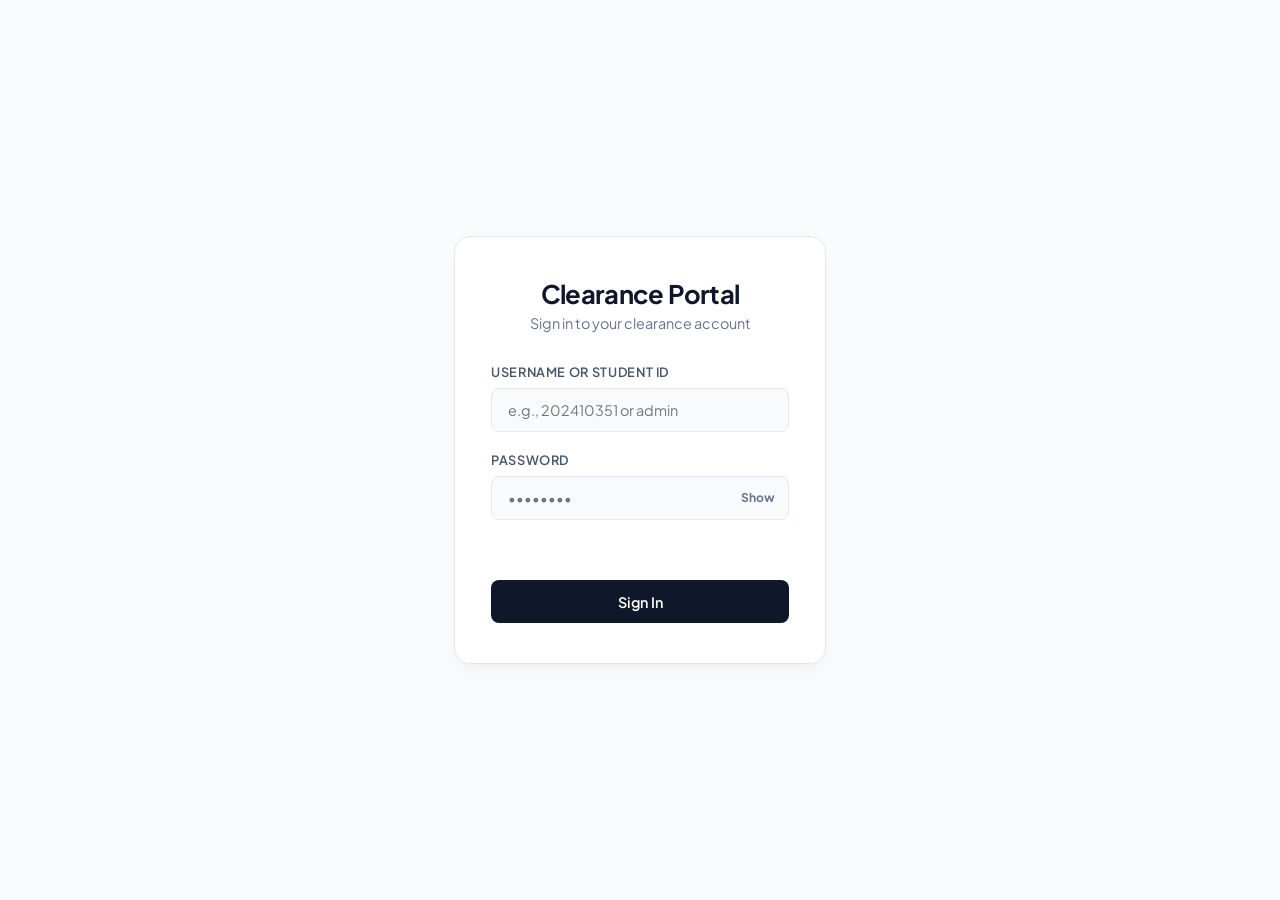
<file: index.html>
<!DOCTYPE html>
<html lang="en">
<head>
  <meta charset="UTF-8">
  <meta name="viewport" content="width=device-width, initial-scale=1.0">
  <title>Login - Academic Clearance Portal</title>
  <link rel="stylesheet" href="login.css">
</head>
<body>

  <div class="login-wrapper">
    <div class="login-card">
      <header class="login-header">
        <h1>Clearance Portal</h1>
        <p>Sign in to your clearance account</p>
      </header>

      <form id="loginForm">
        <div class="form-group">
          <label for="username">Username or Student ID</label>
          <input type="text" id="username" autocomplete="username" placeholder="e.g., 202410351 or admin" required>
        </div>

        <div class="form-group">
          <label for="password">Password</label>
          <div class="password-wrapper">
            <input type="password" id="password" autocomplete="current-password" placeholder="••••••••" required>
            <button type="button" id="togglePassword" class="btn-toggle-password">Show</button>
          </div>
        </div>

        <div id="errorMessage" class="error-message"></div>

        <button type="submit" class="btn-submit">Sign In</button>
      </form>
    </div>
  </div>

  <script src="login.js"></script>
</body>
</html>
</file>
<file: login.css>
@import url('https://fonts.googleapis.com/css2?family=Plus+Jakarta+Sans:wght@400;500;600;700&display=swap');

* {
  box-sizing: border-box;
  margin: 0;
  padding: 0;
}

body {
  font-family: 'Plus Jakarta Sans', system-ui, -apple-system, sans-serif;
  background-color: #f8fafc;
  color: #0f172a;
  display: flex;
  align-items: center;
  justify-content: center;
  min-height: 100vh;
}

.login-wrapper {
  width: 100%;
  max-width: 420px;
  padding: 1.5rem;
}

.login-card {
  background-color: #ffffff;
  border: 1px solid #e2e8f0;
  border-radius: 16px;
  padding: 2.5rem 2.25rem;
  box-shadow: 0 10px 15px -3px rgba(15, 23, 42, 0.03), 0 4px 6px -4px rgba(15, 23, 42, 0.03);
}

.login-header {
  text-align: center;
  margin-bottom: 2rem;
}

.login-header h1 {
  font-size: 1.6rem;
  font-weight: 700;
  color: #0f172a;
  letter-spacing: -0.025em;
  margin-bottom: 0.25rem;
}

.login-header p {
  color: #64748b;
  font-size: 0.9rem;
}

.form-group {
  margin-bottom: 1.25rem;
}

.form-group label {
  display: block;
  font-size: 0.8rem;
  font-weight: 600;
  text-transform: uppercase;
  letter-spacing: 0.05em;
  color: #475569;
  margin-bottom: 0.5rem;
}

.form-group input {
  width: 100%;
  padding: 0.75rem 1rem;
  font-family: inherit;
  font-size: 0.9rem;
  border: 1px solid #e2e8f0;
  border-radius: 8px;
  color: #0f172a;
  background-color: #f8fafc;
  transition: all 0.2s ease;
}

.form-group input:focus {
  outline: none;
  border-color: #0f172a;
  background-color: #ffffff;
  box-shadow: 0 0 0 3px rgba(15, 23, 42, 0.08);
}

.error-message {
  color: #ef4444;
  font-size: 0.85rem;
  font-weight: 500;
  margin-bottom: 1.25rem;
  min-height: 1.25rem;
  transition: opacity 0.15s ease;
}

.btn-submit {
  width: 100%;
  padding: 0.8rem 1.5rem;
  font-family: inherit;
  font-size: 0.9rem;
  font-weight: 600;
  color: #ffffff;
  background-color: #0f172a;
  border: none;
  border-radius: 8px;
  cursor: pointer;
  transition: all 0.2s ease;
}

.btn-submit:hover {
  background-color: #334155;
  transform: translateY(-1px);
}

.btn-submit:active {
  transform: translateY(0);
}

.password-wrapper {
  position: relative;
  display: flex;
  align-items: center;
  width: 100%;
}

.password-wrapper input {
  padding-right: 3rem;
}

.btn-toggle-password {
  position: absolute;
  right: 0.85rem;
  background: none;
  border: none;
  font-family: inherit;
  font-size: 0.75rem;
  font-weight: 700;
  color: #64748b;
  cursor: pointer;
  transition: color 0.2s ease;
  user-select: none;
}

.btn-toggle-password:hover {
  color: #0f172a;
}
</file>
<file: admin.css>
@import url('https://fonts.googleapis.com/css2?family=Plus+Jakarta+Sans:wght@400;500;600;700&display=swap');

:root {
  --primary-color: #0f172a; 
  --primary-hover: #334155;
  --bg-color: #f8fafc;
  --card-bg: #ffffff;
  --text-main: #0f172a;
  --text-muted: #64748b;
  --border-color: #f1f5f9;
  
  
  --success-bg: #f0fdf4;
  --success-text: #166534;
  --warning-bg: #fffbeb;
  --warning-text: #92400e;
  
  
  --shadow-sm: 0 1px 2px 0 rgba(0, 0, 0, 0.03);
  --shadow-md: 0 4px 6px -1px rgba(0, 0, 0, 0.05), 0 2px 4px -2px rgba(0, 0, 0, 0.05);
  --radius-sm: 6px;
  --radius-md: 8px;
  --radius-lg: 12px;
  --transition-fast: all 0.2s cubic-bezier(0.4, 0, 0.2, 1);
}

* {
  box-sizing: border-box;
  margin: 0;
  padding: 0;
}

body {
  font-family: 'Plus Jakarta Sans', system-ui, -apple-system, sans-serif;
  background-color: var(--bg-color);
  color: var(--text-main);
  line-height: 1.45;
  -webkit-font-smoothing: antialiased;
}


.navbar {
  background-color: var(--card-bg);
  border-bottom: 1px solid var(--border-color);
  display: flex;
  justify-content: space-between;
  align-items: center;
  padding: 0.9rem 1.5rem;
  position: sticky;
  top: 0;
  z-index: 100;
  box-shadow: var(--shadow-sm);
}

.nav-brand {
  font-size: 1.1rem;
  font-weight: 700;
  color: var(--primary-color);
  letter-spacing: -0.01em;
}


.profile-area {
  position: relative;
}

.profile-trigger {
  background: none;
  border: 1px solid var(--border-color);
  padding: 0.4rem 0.85rem;
  border-radius: var(--radius-sm);
  font-family: inherit;
  font-size: 0.85rem;
  font-weight: 500;
  color: var(--text-main);
  cursor: pointer;
  display: flex;
  align-items: center;
  gap: 0.4rem;
  transition: var(--transition-fast);
}

.profile-trigger:hover {
  background-color: #f8fafc;
  border-color: #cbd5e1;
}

.profile-trigger::after {
  content: '';
  display: inline-block;
  width: 5px;
  height: 5px;
  border-right: 1.5px solid var(--text-muted);
  border-bottom: 1.5px solid var(--text-muted);
  transform: rotate(45deg);
  transition: var(--transition-fast);
  margin-left: 0.35rem;
}

.profile-trigger.active::after {
  transform: rotate(-135deg);
}

.dropdown-menu {
  position: absolute;
  right: 0;
  top: calc(100% + 0.35rem);
  background-color: var(--card-bg);
  border: 1px solid var(--border-color);
  border-radius: var(--radius-md);
  box-shadow: var(--shadow-md);
  min-width: 160px;
  opacity: 0;
  visibility: hidden;
  transform: translateY(-5px);
  transition: var(--transition-fast);
}

.dropdown-menu.show {
  opacity: 1;
  visibility: visible;
  transform: translateY(0);
}

.dropdown-item {
  display: block;
  width: 100%;
  padding: 0.6rem 1rem;
  text-align: left;
  background: none;
  border: none;
  font-family: inherit;
  font-size: 0.85rem;
  color: var(--text-main);
  text-decoration: none;
  cursor: pointer;
  transition: var(--transition-fast);
}

.dropdown-item:first-child {
  border-top-left-radius: var(--radius-md);
  border-top-right-radius: var(--radius-md);
}

.dropdown-item:last-child {
  border-bottom-left-radius: var(--radius-md);
  border-bottom-right-radius: var(--radius-md);
  border-top: 1px solid var(--border-color);
}

.dropdown-item:hover {
  background-color: #f8fafc;
}

.dropdown-item.danger-text {
  color: #dc2626;
}

.dropdown-item.danger-text:hover {
  background-color: #fef2f2;
}


.dashboard-container {
  max-width: 1000px;
  margin: 1.5rem auto;
  padding: 0 1rem;
}

.dashboard-header {
  margin-bottom: 1.5rem;
}

.dashboard-header h1 {
  font-size: 1.5rem;
  font-weight: 700;
  letter-spacing: -0.02em;
  color: var(--primary-color);
  margin-bottom: 0.15rem;
}

.dashboard-header p {
  color: var(--text-muted);
  font-size: 0.9rem;
}


.stats-grid {
  display: grid;
  grid-template-columns: repeat(auto-fit, minmax(220px, 1fr));
  gap: 1rem;
  margin-bottom: 1.5rem;
}

.stat-card {
  background-color: var(--card-bg);
  border: 1px solid var(--border-color);
  border-radius: var(--radius-md);
  padding: 1.25rem;
  box-shadow: var(--shadow-sm);
  display: flex;
  flex-direction: column;
  gap: 0.25rem;
  transition: var(--transition-fast);
}

.stat-card:hover {
  transform: translateY(-2px);
  box-shadow: var(--shadow-md);
  border-color: #cbd5e1;
}

.stat-title {
  font-size: 0.75rem;
  font-weight: 600;
  text-transform: uppercase;
  letter-spacing: 0.05em;
  color: var(--text-muted);
}

.stat-number {
  font-size: 1.75rem;
  font-weight: 700;
  color: var(--text-main);
}

.stat-card.pending { border-left: 3px solid #d97706; }
.stat-card.signed { border-left: 3px solid #16a34a; }
.stat-card.total { border-left: 3px solid var(--primary-color); }


.controls-section {
  background-color: var(--card-bg);
  border: 1px solid var(--border-color);
  border-radius: var(--radius-md);
  padding: 0.9rem;
  margin-bottom: 1rem;
  display: flex;
  flex-wrap: wrap;
  gap: 0.75rem;
  align-items: center;
  justify-content: space-between;
  box-shadow: var(--shadow-sm);
}

.search-box {
  flex: 1;
  min-width: 250px;
}

.search-input {
  width: 100%;
  padding: 0.55rem 0.85rem;
  font-family: inherit;
  font-size: 0.85rem;
  border: 1px solid var(--border-color);
  border-radius: var(--radius-sm);
  background-color: #f8fafc;
  color: var(--text-main);
  transition: var(--transition-fast);
}

.search-input:focus {
  outline: none;
  border-color: var(--primary-color);
  background-color: var(--card-bg);
}

.filter-buttons {
  display: flex;
  gap: 0.35rem;
}

.btn-filter {
  background-color: #f8fafc;
  border: 1px solid var(--border-color);
  padding: 0.45rem 0.9rem;
  border-radius: var(--radius-sm);
  font-family: inherit;
  font-size: 0.85rem;
  font-weight: 500;
  color: var(--text-muted);
  cursor: pointer;
  transition: var(--transition-fast);
}

.btn-filter:hover {
  background-color: #f1f5f9;
  color: var(--text-main);
}

.btn-filter.active {
  background-color: var(--primary-color);
  border-color: var(--primary-color);
  color: #ffffff;
}


.table-container {
  background-color: var(--card-bg);
  border: 1px solid var(--border-color);
  border-radius: var(--radius-lg);
  box-shadow: var(--shadow-sm);
  overflow-x: auto;
}

table {
  width: 100%;
  border-collapse: collapse;
  text-align: left;
  min-width: 600px;
}

th, td {
  padding: 0.9rem 1.25rem;
  border-bottom: 1px solid var(--border-color);
  font-size: 0.85rem;
}

th {
  background-color: #f8fafc;
  color: var(--text-muted);
  font-weight: 600;
  font-size: 0.75rem;
  text-transform: uppercase;
  letter-spacing: 0.05em;
}

tr:last-child td {
  border-bottom: none;
}

tr {
  transition: var(--transition-fast);
}

tr:hover td {
  background-color: #f8fafc;
}

.subject-info {
  display: flex;
  flex-direction: column;
}

.subject-code {
  font-weight: 700;
  font-size: 0.8rem;
  color: var(--text-muted);
  margin-bottom: 0.1rem;
}

.subject-name {
  font-weight: 500;
  color: var(--text-main);
}

.badge {
  display: inline-flex;
  align-items: center;
  padding: 0.25rem 0.65rem;
  border-radius: 4px;
  font-size: 0.75rem;
  font-weight: 600;
}

.badge.signed {
  background-color: var(--success-bg);
  color: var(--success-text);
}

.badge.pending {
  background-color: var(--warning-bg);
  color: var(--warning-text);
}


.btn-action {
  background-color: transparent;
  border: 1px solid var(--primary-color);
  color: var(--primary-color);
  padding: 0.35rem 0.75rem;
  border-radius: var(--radius-sm);
  font-family: inherit;
  font-size: 0.8rem;
  font-weight: 600;
  cursor: pointer;
  transition: var(--transition-fast);
}

.btn-action:hover {
  background-color: var(--primary-color);
  color: #ffffff;
}


.empty-state {
  text-align: center;
  padding: 3rem 1.5rem;
  color: var(--text-muted);
}

.empty-title {
  font-weight: 600;
  color: var(--text-main);
  margin-bottom: 0.15rem;
}



.admin-workspace {
  display: grid;
  grid-template-columns: 260px 1fr;
  gap: 1.5rem;
  align-items: start;
}

.students-sidebar {
  background-color: var(--card-bg);
  border: 1px solid var(--border-color);
  border-radius: var(--radius-lg);
  padding: 1.25rem;
  box-shadow: var(--shadow-sm);
}

.students-sidebar h2 {
  font-size: 0.85rem;
  font-weight: 700;
  text-transform: uppercase;
  letter-spacing: 0.05em;
  color: var(--text-muted);
  margin-bottom: 1rem;
  border-bottom: 1px solid var(--border-color);
  padding-bottom: 0.5rem;
}

.section-select {
  width: 100%;
  padding: 0.55rem 0.85rem;
  font-family: inherit;
  font-size: 0.85rem;
  font-weight: 500;
  color: var(--text-main);
  background-color: #f8fafc;
  border: 1px solid var(--border-color);
  border-radius: var(--radius-sm);
  outline: none;
  cursor: pointer;
  transition: var(--transition-fast);
  margin-bottom: 0.5rem;
}

.section-select:focus {
  border-color: var(--primary-color);
  background-color: var(--card-bg);
}

.students-list-group {
  display: flex;
  flex-direction: column;
  gap: 0.35rem;
}

.student-item {
  display: flex;
  justify-content: space-between;
  align-items: center;
  padding: 0.6rem 0.85rem;
  background-color: #f8fafc;
  border: 1px solid transparent;
  border-radius: var(--radius-sm);
  font-size: 0.85rem;
  font-weight: 600;
  color: var(--text-main);
  cursor: pointer;
  transition: var(--transition-fast);
}

.student-item:hover {
  background-color: #f1f5f9;
  border-color: #cbd5e1;
}

.student-item.active {
  background-color: var(--primary-color);
  border-color: var(--primary-color);
  color: #ffffff;
}

.student-item .badge-count {
  font-size: 0.7rem;
  background-color: var(--warning-bg);
  color: var(--warning-text);
  padding: 0.15rem 0.4rem;
  border-radius: 4px;
  font-weight: 700;
  transition: var(--transition-fast);
}

.student-item.active .badge-count {
  background-color: rgba(255, 255, 255, 0.2);
  color: #ffffff;
}

.no-student-placeholder {
  background-color: var(--card-bg);
  border: 1px solid var(--border-color);
  border-radius: var(--radius-lg);
  padding: 4rem 2rem;
  text-align: center;
  color: var(--text-muted);
  box-shadow: var(--shadow-sm);
}

.details-section h2 {
  font-size: 1.1rem;
  font-weight: 700;
  margin-bottom: 1rem;
  color: var(--primary-color);
}


@media (max-width: 768px) {
  .admin-workspace {
    grid-template-columns: 1fr;
  }
}

@media (max-width: 600px) {
  .navbar {
    padding: 0.75rem 1rem;
  }
  
  .controls-section {
    flex-direction: column;
    align-items: stretch;
  }
  
  .filter-buttons {
    display: grid;
    grid-template-columns: repeat(3, 1fr);
  }
  
  .btn-filter {
    padding: 0.45rem 0.2rem;
    text-align: center;
  }
}
</file>
<file: dashboard.css>
@import url('https://fonts.googleapis.com/css2?family=Plus+Jakarta+Sans:wght@400;500;600;700&display=swap');

:root {
  --primary-color: #0f172a; 
  --primary-hover: #334155;
  --bg-color: #f8fafc;
  --card-bg: #ffffff;
  --text-main: #0f172a;
  --text-muted: #64748b;
  --border-color: #f1f5f9;
  
  
  --success-bg: #f0fdf4;
  --success-text: #166534;
  --warning-bg: #fffbeb;
  --warning-text: #92400e;
  
  
  --shadow-sm: 0 1px 2px 0 rgba(0, 0, 0, 0.03);
  --shadow-md: 0 4px 6px -1px rgba(0, 0, 0, 0.05), 0 2px 4px -2px rgba(0, 0, 0, 0.05);
  --radius-sm: 6px;
  --radius-md: 8px;
  --radius-lg: 12px;
  --transition-fast: all 0.2s cubic-bezier(0.4, 0, 0.2, 1);
}


* {
  box-sizing: border-box;
  margin: 0;
  padding: 0;
}

body {
  font-family: 'Plus Jakarta Sans', system-ui, -apple-system, sans-serif;
  background-color: var(--bg-color);
  color: var(--text-main);
  line-height: 1.45;
  -webkit-font-smoothing: antialiased;
}


.navbar {
  background-color: var(--card-bg);
  border-bottom: 1px solid var(--border-color);
  display: flex;
  justify-content: space-between;
  align-items: center;
  padding: 0.9rem 1.5rem;
  position: sticky;
  top: 0;
  z-index: 100;
  box-shadow: var(--shadow-sm);
}

.nav-brand {
  font-size: 1.1rem;
  font-weight: 700;
  color: var(--primary-color);
  letter-spacing: -0.01em;
}


.profile-area {
  position: relative;
}

.profile-trigger {
  background: none;
  border: 1px solid var(--border-color);
  padding: 0.4rem 0.85rem;
  border-radius: var(--radius-sm);
  font-family: inherit;
  font-size: 0.85rem;
  font-weight: 500;
  color: var(--text-main);
  cursor: pointer;
  display: flex;
  align-items: center;
  gap: 0.4rem;
  transition: var(--transition-fast);
}

.profile-trigger:hover {
  background-color: #f8fafc;
  border-color: #cbd5e1;
}


.profile-trigger::after {
  content: '';
  display: inline-block;
  width: 5px;
  height: 5px;
  border-right: 1.5px solid var(--text-muted);
  border-bottom: 1.5px solid var(--text-muted);
  transform: rotate(45deg);
  transition: var(--transition-fast);
  margin-left: 0.35rem;
}

.profile-trigger.active::after {
  transform: rotate(-135deg);
}

.dropdown-menu {
  position: absolute;
  right: 0;
  top: calc(100% + 0.35rem);
  background-color: var(--card-bg);
  border: 1px solid var(--border-color);
  border-radius: var(--radius-md);
  box-shadow: var(--shadow-md);
  min-width: 160px;
  opacity: 0;
  visibility: hidden;
  transform: translateY(-5px);
  transition: var(--transition-fast);
}

.dropdown-menu.show {
  opacity: 1;
  visibility: visible;
  transform: translateY(0);
}

.dropdown-item {
  display: block;
  width: 100%;
  padding: 0.6rem 1rem;
  text-align: left;
  background: none;
  border: none;
  font-family: inherit;
  font-size: 0.85rem;
  color: var(--text-main);
  text-decoration: none;
  cursor: pointer;
  transition: var(--transition-fast);
}

.dropdown-item:first-child {
  border-top-left-radius: var(--radius-md);
  border-top-right-radius: var(--radius-md);
}

.dropdown-item:last-child {
  border-bottom-left-radius: var(--radius-md);
  border-bottom-right-radius: var(--radius-md);
  border-top: 1px solid var(--border-color);
}

.dropdown-item:hover {
  background-color: #f8fafc;
}

.dropdown-item.danger-text {
  color: #dc2626;
}

.dropdown-item.danger-text:hover {
  background-color: #fef2f2;
}


.dashboard-container {
  max-width: 1000px;
  margin: 1.5rem auto;
  padding: 0 1rem;
}

.dashboard-header {
  margin-bottom: 1.5rem;
}

.dashboard-header h1 {
  font-size: 1.5rem;
  font-weight: 700;
  letter-spacing: -0.02em;
  color: var(--primary-color);
  margin-bottom: 0.15rem;
}

.dashboard-header p {
  color: var(--text-muted);
  font-size: 0.9rem;
}


.stats-grid {
  display: grid;
  grid-template-columns: repeat(auto-fit, minmax(220px, 1fr));
  gap: 1rem;
  margin-bottom: 1.5rem;
}

.stat-card {
  background-color: var(--card-bg);
  border: 1px solid var(--border-color);
  border-radius: var(--radius-md);
  padding: 1.25rem;
  box-shadow: var(--shadow-sm);
  display: flex;
  flex-direction: column;
  gap: 0.25rem;
  transition: var(--transition-fast);
}

.stat-card:hover {
  transform: translateY(-2px);
  box-shadow: var(--shadow-md);
  border-color: #cbd5e1;
}

.stat-title {
  font-size: 0.75rem;
  font-weight: 600;
  text-transform: uppercase;
  letter-spacing: 0.05em;
  color: var(--text-muted);
}

.stat-number {
  font-size: 1.75rem;
  font-weight: 700;
  color: var(--text-main);
}

.stat-card.pending { border-left: 3px solid #d97706; }
.stat-card.signed { border-left: 3px solid #16a34a; }
.stat-card.total { border-left: 3px solid var(--primary-color); }


.controls-section {
  background-color: var(--card-bg);
  border: 1px solid var(--border-color);
  border-radius: var(--radius-md);
  padding: 0.9rem;
  margin-bottom: 1rem;
  display: flex;
  flex-wrap: wrap;
  gap: 0.75rem;
  align-items: center;
  justify-content: space-between;
  box-shadow: var(--shadow-sm);
}

.search-box {
  flex: 1;
  min-width: 250px;
}

.search-input {
  width: 100%;
  padding: 0.55rem 0.85rem;
  font-family: inherit;
  font-size: 0.85rem;
  border: 1px solid var(--border-color);
  border-radius: var(--radius-sm);
  background-color: #f8fafc;
  color: var(--text-main);
  transition: var(--transition-fast);
}

.search-input:focus {
  outline: none;
  border-color: var(--primary-color);
  background-color: var(--card-bg);
}

.filter-buttons {
  display: flex;
  gap: 0.35rem;
}

.btn-filter {
  background-color: #f8fafc;
  border: 1px solid var(--border-color);
  padding: 0.45rem 0.9rem;
  border-radius: var(--radius-sm);
  font-family: inherit;
  font-size: 0.85rem;
  font-weight: 500;
  color: var(--text-muted);
  cursor: pointer;
  transition: var(--transition-fast);
}

.btn-filter:hover {
  background-color: #f1f5f9;
  color: var(--text-main);
}

.btn-filter.active {
  background-color: var(--primary-color);
  border-color: var(--primary-color);
  color: #ffffff;
}


.progress-section {
  background-color: var(--card-bg);
  border: 1px solid var(--border-color);
  border-radius: var(--radius-md);
  padding: 0.9rem 1.2rem;
  margin-bottom: 1rem;
  box-shadow: var(--shadow-sm);
}

.progress-info {
  display: flex;
  justify-content: space-between;
  align-items: center;
  font-size: 0.8rem;
  font-weight: 700;
  text-transform: uppercase;
  letter-spacing: 0.05em;
  color: var(--text-muted);
  margin-bottom: 0.4rem;
}

#progressPercent {
  color: var(--primary-color);
  font-size: 0.9rem;
}

.progress-bar-container {
  width: 100%;
  height: 6px;
  background-color: #f1f5f9;
  border-radius: 9999px;
  overflow: hidden;
}

.progress-bar-fill {
  height: 100%;
  background-color: #16a34a; 
  border-radius: 9999px;
  width: 0%;
  transition: width 0.5s cubic-bezier(0.4, 0, 0.2, 1);
}


.table-container {
  background-color: var(--card-bg);
  border: 1px solid var(--border-color);
  border-radius: var(--radius-lg);
  box-shadow: var(--shadow-sm);
  overflow-x: auto;
}

table {
  width: 100%;
  border-collapse: collapse;
  text-align: left;
  min-width: 500px;
}

th, td {
  padding: 0.9rem 1.25rem;
  border-bottom: 1px solid var(--border-color);
  font-size: 0.85rem;
}

th {
  background-color: #f8fafc;
  color: var(--text-muted);
  font-weight: 600;
  font-size: 0.75rem;
  text-transform: uppercase;
  letter-spacing: 0.05em;
}

tr:last-child td {
  border-bottom: none;
}

tr {
  transition: var(--transition-fast);
}

tr:hover td {
  background-color: #f8fafc;
}

.badge {
  display: inline-flex;
  align-items: center;
  padding: 0.25rem 0.65rem;
  border-radius: 4px;
  font-size: 0.75rem;
  font-weight: 600;
}

.badge.signed {
  background-color: var(--success-bg);
  color: var(--success-text);
}

.badge.pending {
  background-color: var(--warning-bg);
  color: var(--warning-text);
}


.empty-state {
  text-align: center;
  padding: 3rem 1.5rem;
  color: var(--text-muted);
}

.empty-title {
  font-weight: 600;
  color: var(--text-main);
  margin-bottom: 0.15rem;
}


@media (max-width: 600px) {
  .navbar {
    padding: 0.75rem 1rem;
  }
  
  .controls-section {
    flex-direction: column;
    align-items: stretch;
  }
  
  .filter-buttons {
    display: grid;
    grid-template-columns: repeat(3, 1fr);
  }
  
  .btn-filter {
    padding: 0.45rem 0.2rem;
    text-align: center;
  }
}


.subject-info {
  display: flex;
  flex-direction: column;
}

.subject-code {
  font-weight: 700;
  font-size: 0.8rem;
  color: var(--text-muted);
  margin-bottom: 0.1rem;
}

.subject-name {
  font-weight: 500;
  color: var(--text-main);
}
</file>
